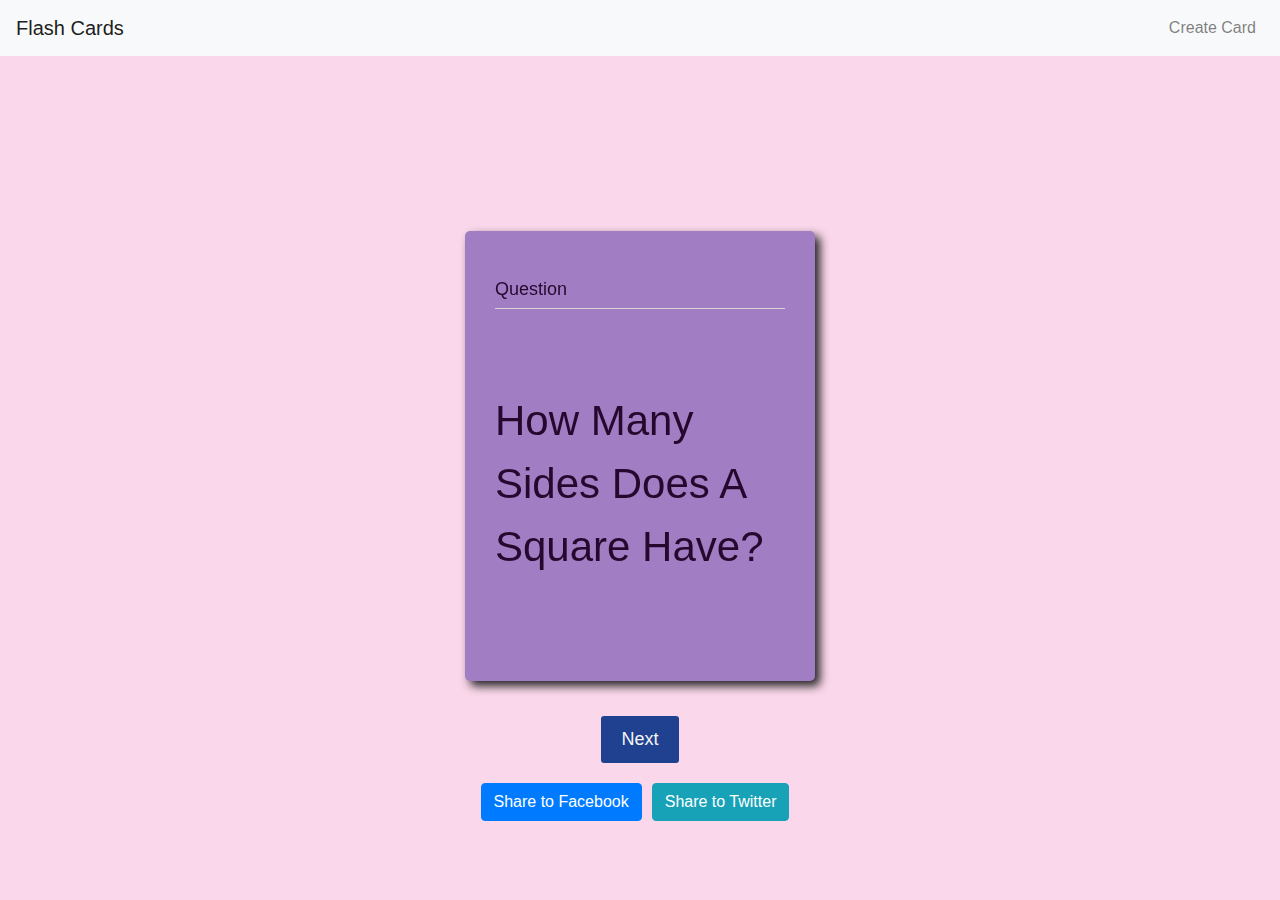
<file: index.html>
<!doctype html>
<html lang="en">
<!-- Header   -->
<head>
    <meta charset="UTF-8">
    <meta name="viewport"
        content="width=device-width, user-scalable=no, initial-scale=1.0, maximum-scale=1.0, minimum-scale=1.0">
    <meta http-equiv="X-UA-Compatible" content="ie=edge">
    <link rel="stylesheet" href="https://stackpath.bootstrapcdn.com/bootstrap/4.5.2/css/bootstrap.min.css">
    <link rel="stylesheet" href="assets/home.css">
    <title>Flash Cards - Avanced Web Project</title>
</head>

<!--     Body -->
<body>
<!--     Navbar -->
    <nav class="navbar navbar-expand-lg navbar-light bg-light">
        <a class="navbar-brand" href="index.html">Flash Cards</a>
        <button class="navbar-toggler" type="button" data-toggle="collapse" data-target="#navbarNav"
            aria-controls="navbarNav" aria-expanded="false" aria-label="Toggle navigation">
            <span class="navbar-toggler-icon"></span>
        </button>
        <div class="collapse navbar-collapse" id="navbarNav">
            <ul class="navbar-nav ml-auto">
                <li class="nav-item">
                    <a class="nav-link" href="create.html">Create Card</a>
                </li>
            </ul>
        </div>
    </nav>

<!--     Main content -->
    <div id="main" class="containers" style="margin-top: 150px !important;">
        <div id="card-container">
            <div id="front" class="card-face">
                <p class="content">Question</p>
                <p id="content-word" class="content"></p>
            </div>
            <div id="back" class="card-face">
                <p class="content">Answer</p>
                <p id="content-meaning" class="content"></p>
            </div>
        </div>
    </div>
    <div class="containers">
        <div id="next-btn">Next</div>
    </div>

    <!-- Sharing buttons -->
    <div class="containers share-buttons">
        <button class="btn btn-primary" onclick="shareToFacebook()">Share to Facebook</button>
        <button class="btn btn-info" onclick="shareToTwitter()">Share to Twitter</button>
    </div>

<!--     JavaScript Libraries -->
    <script src="https://code.jquery.com/jquery-3.5.1.slim.min.js"></script>
    <script src="https://cdn.jsdelivr.net/npm/@popperjs/core@2.11.6/dist/umd/popper.min.js"></script>
    <script src="https://stackpath.bootstrapcdn.com/bootstrap/4.5.2/js/bootstrap.min.js"></script>
    
    <script src="assets/home.js"></script>
</body>

</html>
</file>
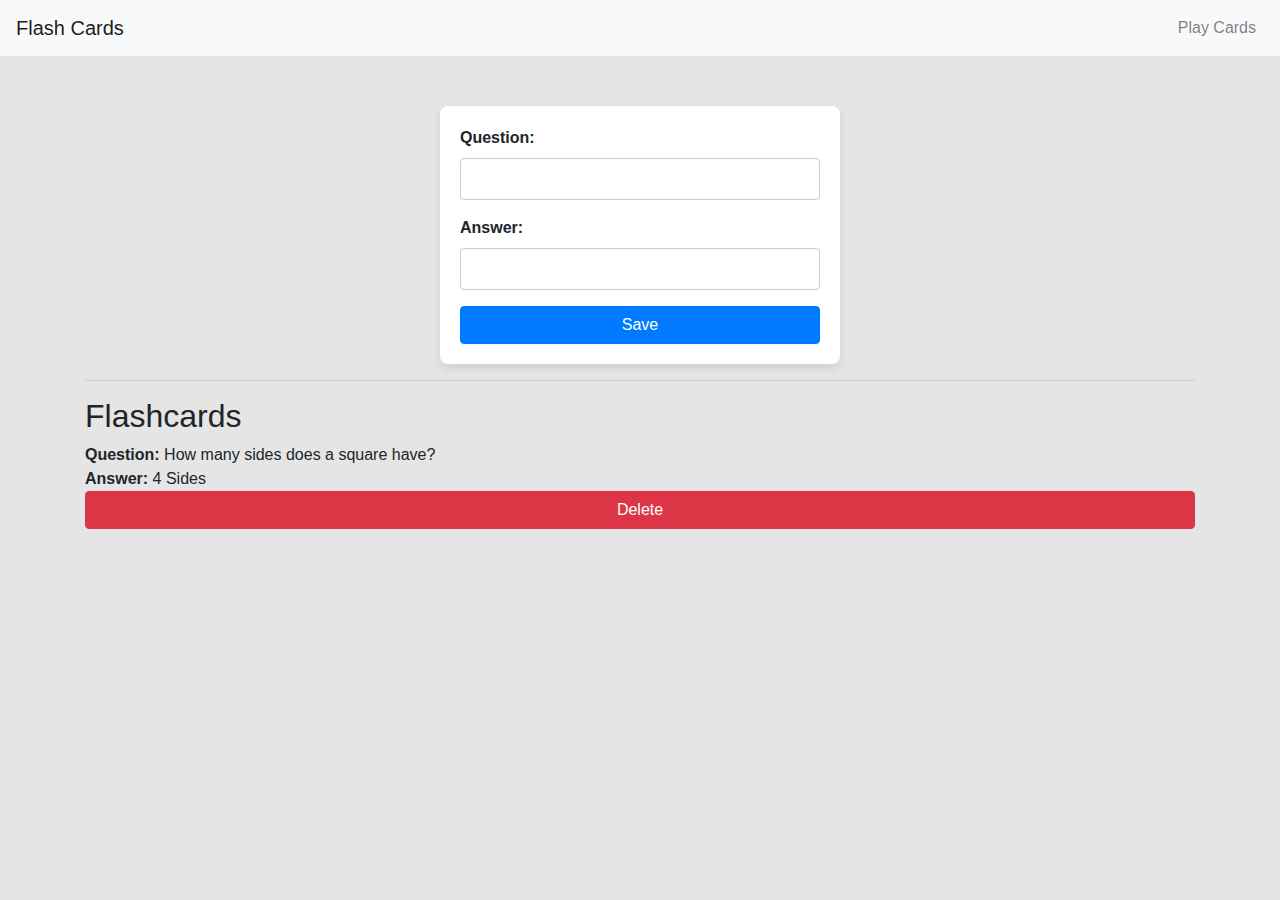
<file: create.html>
<!DOCTYPE html>
<html lang="en">
<head>
    <meta charset="UTF-8">
    <meta name="viewport" content="width=device-width, initial-scale=1.0">
    <title>Append Form Data</title>
    <link rel="stylesheet" href="https://stackpath.bootstrapcdn.com/bootstrap/4.5.2/css/bootstrap.min.css">
    <link rel="stylesheet" href="assets/style.css">
</head>
<body>
<nav class="navbar navbar-expand-lg navbar-light bg-light">
    <a class="navbar-brand" href="#">Flash Cards</a>
    <button class="navbar-toggler" type="button" data-toggle="collapse" data-target="#navbarNav"
            aria-controls="navbarNav" aria-expanded="false" aria-label="Toggle navigation">
        <span class="navbar-toggler-icon"></span>
    </button>
    <div class="collapse navbar-collapse" id="navbarNav">
        <ul class="navbar-nav ml-auto">
            <li class="nav-item">
                <a class="nav-link" href="index.html">Play Cards</a>
            </li>
        </ul>
    </div>
</nav>
<div class="container">

    <form id="myForm">
        <label for="question">Question:</label>
        <input type="text" id="question" name="question" required>

        <label for="answer">Answer:</label>
        <input type="text" id="answer" name="answer" required>

        <button type="button" class="btn btn-primary" onclick="appendFormData()">Save</button>
    </form>

    <hr>

    <section id="flashcardSection">
        <h2>Flashcards</h2>
        <div id="flashcardsContainer"></div>
    </section>
</div>
<script src="assets/create.js"></script>
</body>
</html>
</file>
<file: assets/home.css>
:root {
    --card-width: 40%;
    --card-height: 100%;
    --card-max-width: 350px;
}

body{
    background-color: rgb(250, 215, 234);
}

.containers {
    display: flex;
    justify-content: center;
    align-items: center;
    margin: 10px;
}

h1 {
    font-family: arial;
    color: rgba(22, 22, 22, 0.5);
    padding-left: 20px;
    font-size: 48px;
    margin-top: 20px;
}

#main {
    height: 500px;
}

/*Card  */
#card-container {
    height: 90%;
    width: 400px;
    max-width: 350px;
    position: relative;
    border-radius: 5px;
    transform-style: preserve-3d;
    transition: all ease-in-out .8s;
}
/*Card flip  */
#card-container.flipped {
    transform: rotateY(180deg);
}
.card-face {
    height: 100%;
    width: 100%;
    position: absolute;
    border-radius: 5px;
    backface-visibility: hidden;
}
#front {
    background: #a17ec4;
    box-shadow: 5px 5px 10px #222;
}
#back {
    background: #4c8a4d;
    transform: rotateY(180deg);
}
.flipped #front {
    box-shadow: none;
}
.flipped #back {
    box-shadow: 5px 5px 10px #222;
}

/*Card content  */
.content {
    margin: 5px 30px;
    color: #26082e;
}

#content-word {
    color: #26082e;
    font-size: 42px;
    text-transform: capitalize;
    margin-top: 80px;
}

#content-type {
    font-style: italic;
    margin-right: 50px;
    margin-top: 5px;
}

#content-example {
    font-size: 15px;
    font-family: arial;
}

#content-example b {
    color: #e4a325;
    font-style: italic;
    font-weight: normal;
    text-decoration: underline;
}

#front .content:nth-child(1) {
    font-size: 18px;
    border-bottom: 1px solid #d5d5d5;
    margin-top: 40px;
    margin-bottom: 20px;
    padding: 5px 0;
}

#back .content:first-child {
    font-size: 28px;
    margin-top: 80px;
    margin-bottom: 20px;
    padding: 10px 0;
    border-bottom: 1px solid #d5d5d5;
    text-transform: uppercase;
}

#content-meaning {
    font-size: 32px;
    font-family: arial;
}

.container:nth-child(3) {
    margin-top: 20px;
}

/* Next button */
#next-btn {
    background-color: #1f4190;
    color: #f5f5f5;
    padding: 10px 20px;
    font-size: 18px;
    font-family: arial;
    cursor: pointer;
    border-radius: 3px;
}

#next-btn:hover {
    background-color: #4162ae;
}

/* Back button */
#back-btn{
    background-color: #3d504d;
    color:#f5f5f5;
    padding: 10px 20px;
    font-size: 18px;
    font-family: arial;
    cursor: pointer;
    border-radius: 3px;
}
#back-btn:hover {
    background-color: #363d42;
}

#flip-sound-btn {
    background-color: #1f4190;
    color: #f5f5f5;
    padding: 10px 20px;
    font-size: 18px;
    font-family: arial;
    cursor: pointer;
    border-radius: 3px;
    margin-top: 20px;
}

#flip-sound-btn:hover {
    background-color: #4162ae;
}

/* New styles for the sharing buttons */
.share-buttons {
    margin-top: 20px;
}

.share-buttons button {
    margin-right: 10px;
}

/*media query for smaller screens   */
@media (max-width: 700px) {
/*     Adjusting card width for smaller screens */
    #card-container {
        --card-width: 100%;
        --card-width: none;
        }
}
/* Adjusting font size for small screens */
    h1 {
        font-size: 30px
    }
</file>
<file: assets/style.css>
body {
    background-color: #e5e5e5;
    align-items: center;
    justify-content: center;
    height: 100vh;
    margin: 0;
}

form {
    background-color: #ffffff;
    padding: 20px;
    border-radius: 8px;
    box-shadow: 0px 4px 8px rgba(0, 0, 0, 0.1);
    width: 100%;
    max-width: 400px;
    margin: 0 auto;
}

label {
    display: block;
    margin-bottom: 8px;
    font-weight: bold;
}

input {
    width: 100%;
    padding: 8px;
    margin-bottom: 16px;
    border: 1px solid #ccc;
    border-radius: 4px;
    box-sizing: border-box;
}

button {
    width: 100%;
    padding: 10px;
    background-color: #007bff;
    color: #fff;
    border: none;
    border-radius: 4px;
    cursor: pointer;
}

button:hover {
    background-color: #0056b3;
}

.container {
    margin-top: 50px;
}
</file>
